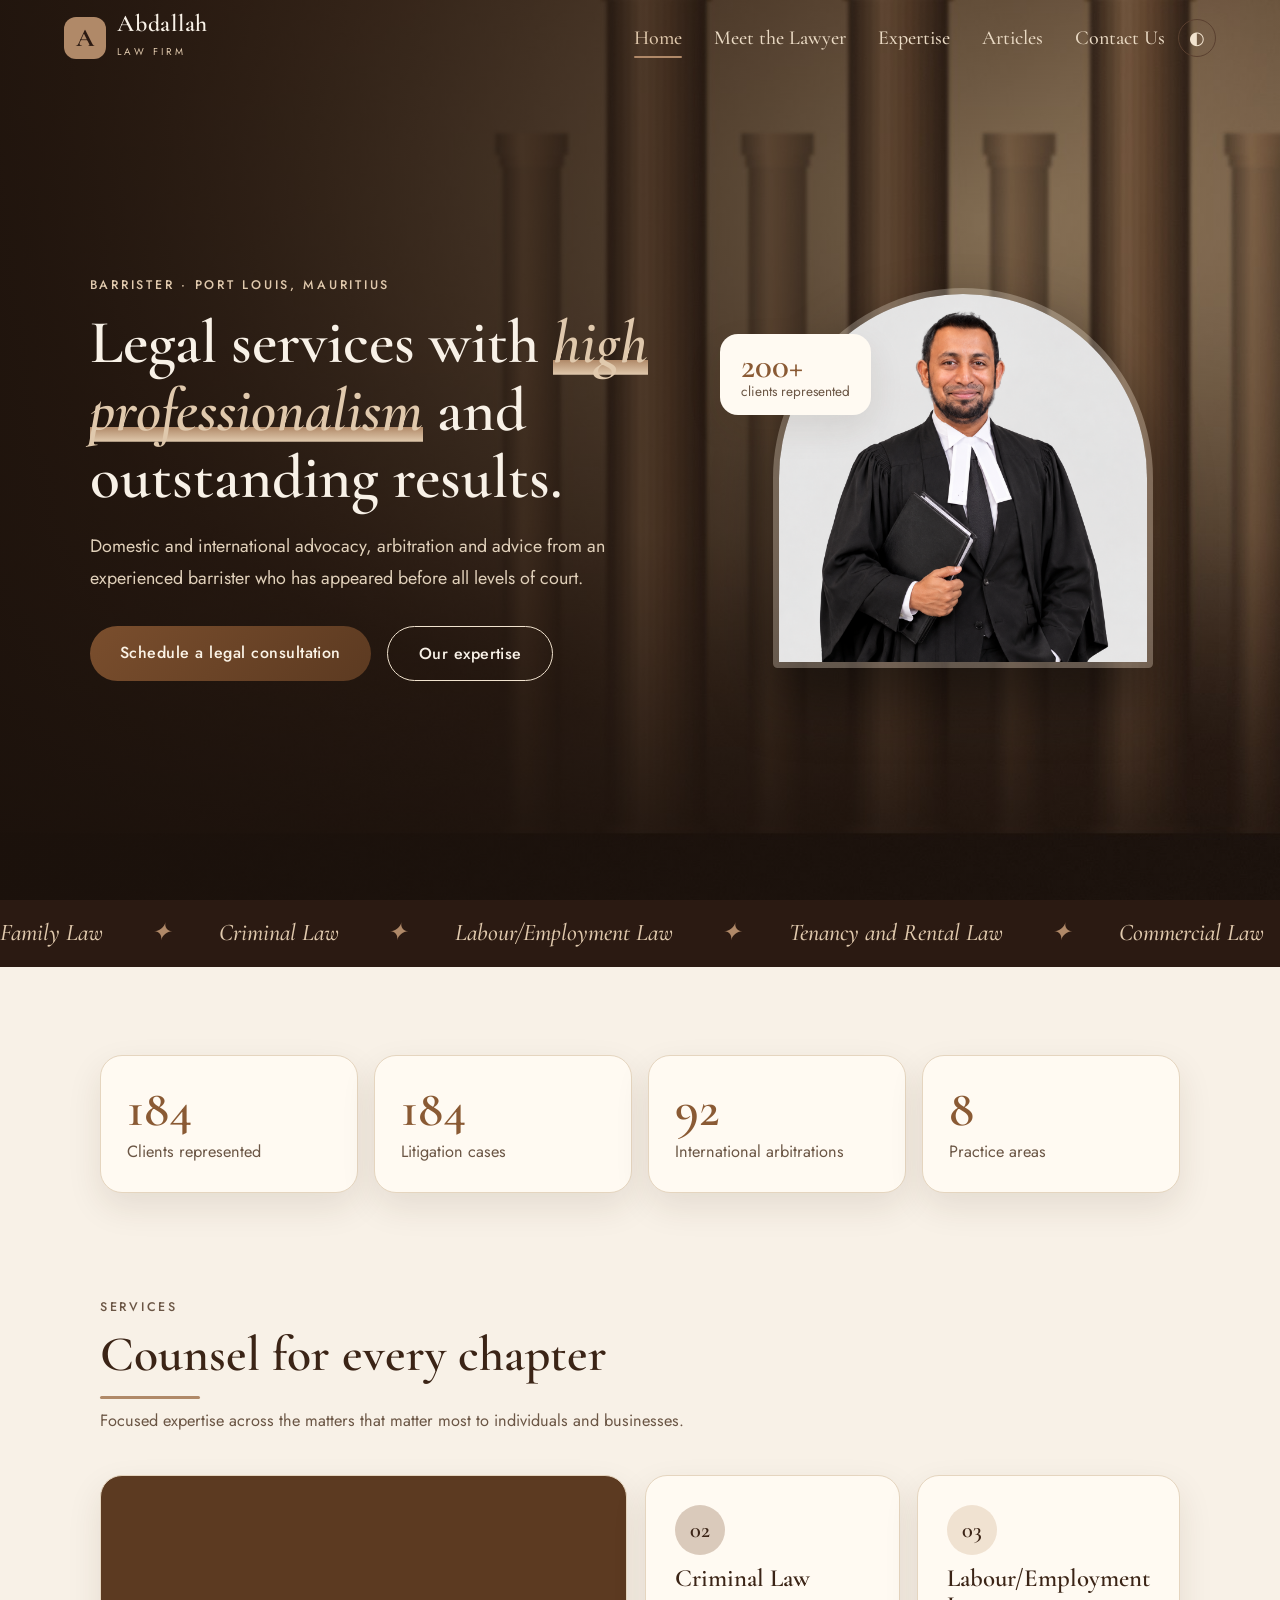
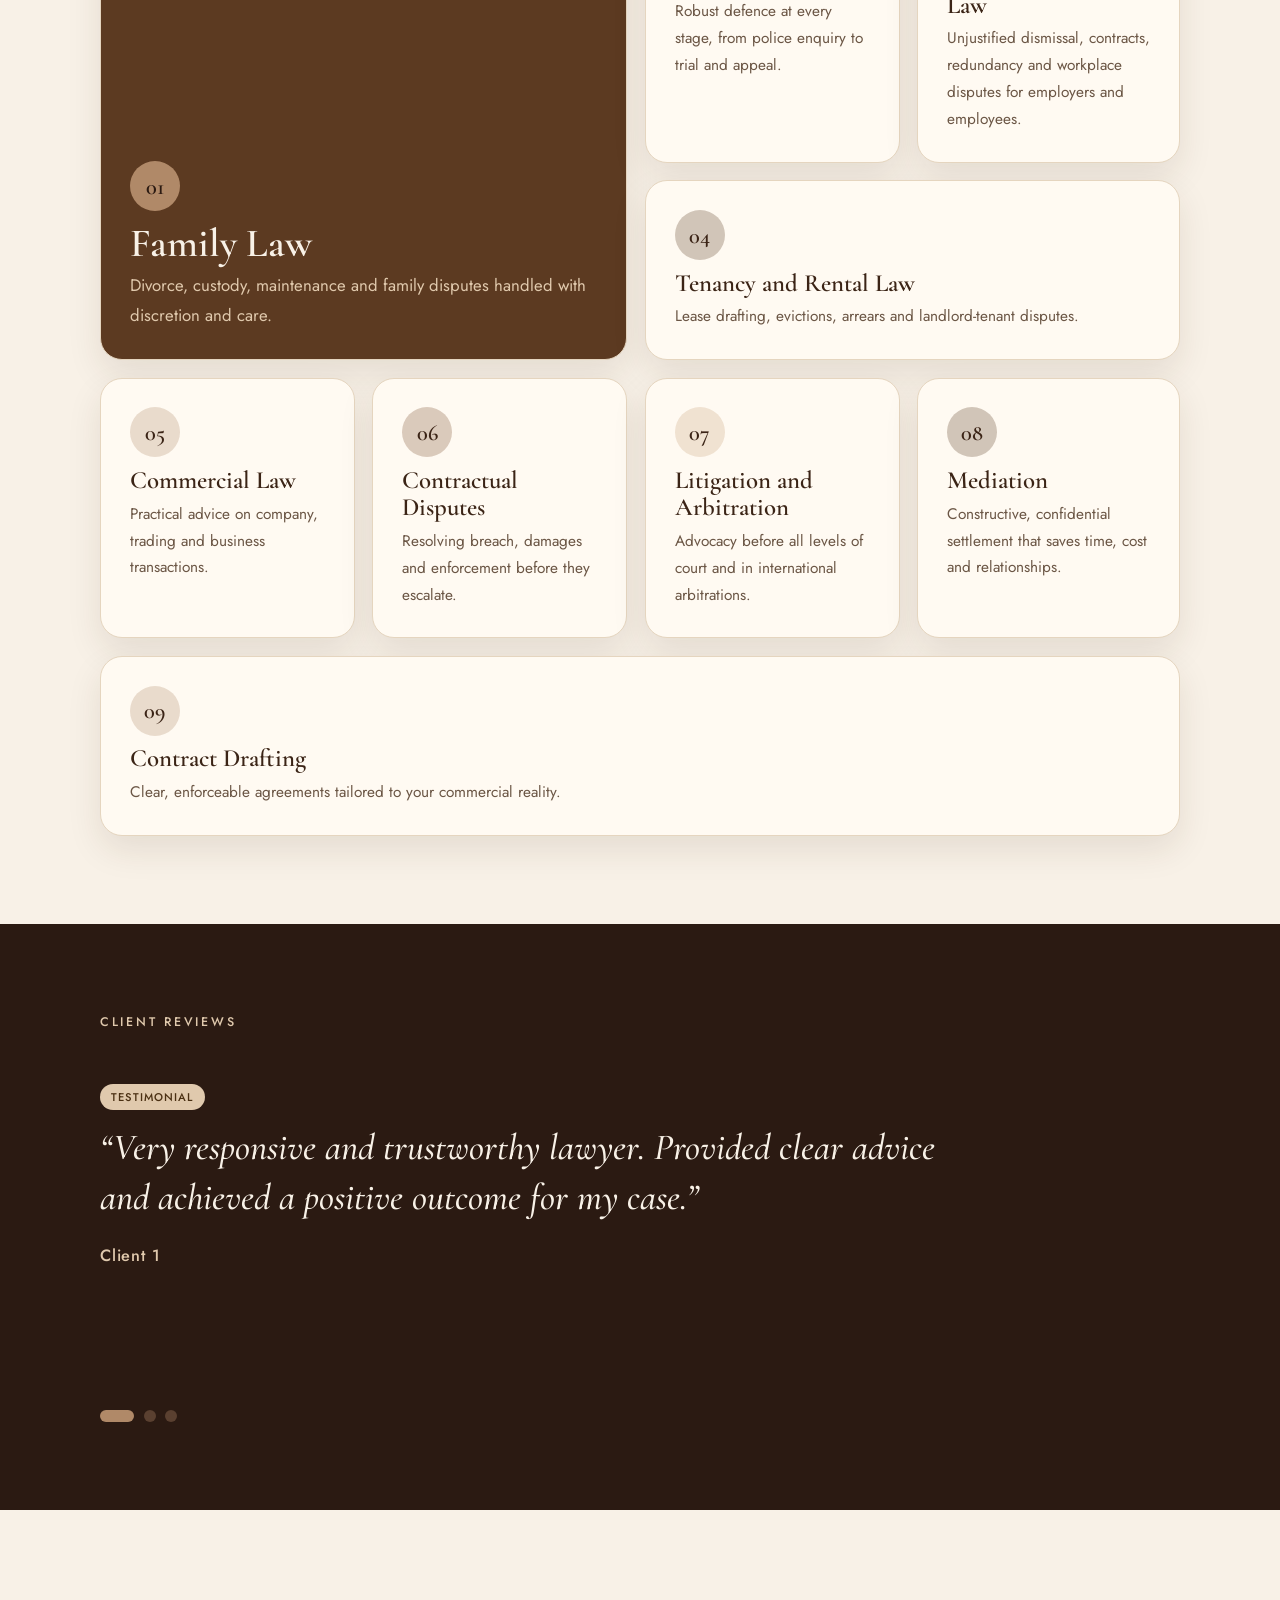
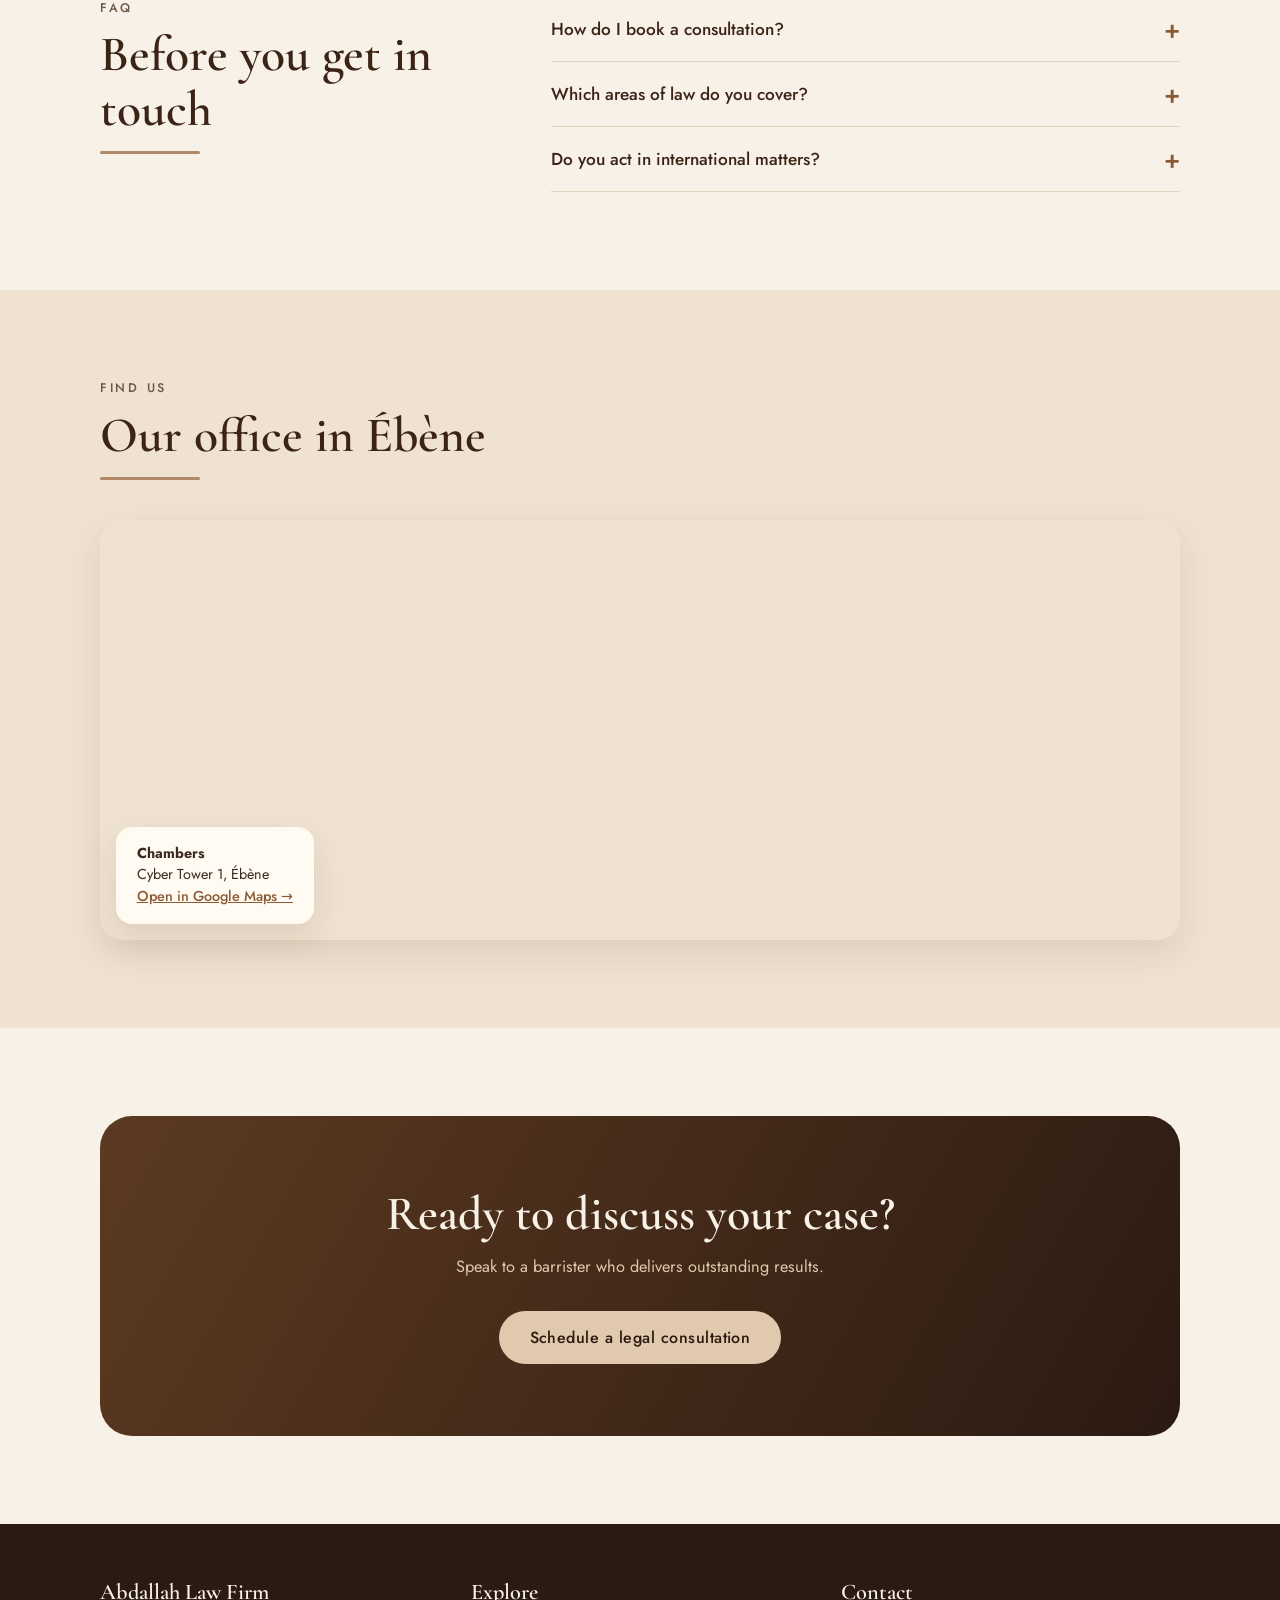
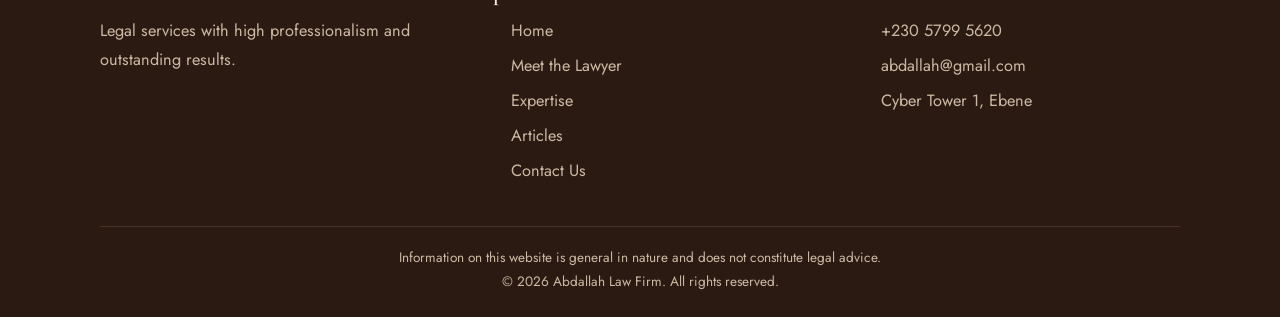
<file: index.html>
<!DOCTYPE html>
<html lang="en">
    <head>
    <meta charset="utf-8">
    <meta name="viewport" content="width=device-width, initial-scale=1">
    <title>Home | Abdallah Law Firm</title>
    <meta name="description" content="Abdallah, barrister in Mauritius. Legal services with high professionalism and outstanding results.">
    <link rel="preconnect" href="https://fonts.googleapis.com"><link rel="preconnect" href="https://fonts.gstatic.com" crossorigin>
    <link href="https://fonts.googleapis.com/css2?family=Cormorant+Garamond:ital,wght@0,500;0,600;0,700;1,500;1,600&family=Jost:wght@400;500;600&display=swap" rel="stylesheet">
    <link rel="stylesheet" href="css/base.css">
    <link rel="stylesheet" href="css/navbar.css">
    <link rel="stylesheet" href="css/home.css">
    <script src="js/main.js" defer></script>
    </head>
    <body>
        <header class="site-header" id="site-header"></header>
        <main id="main">
            <section class="hero2"><div class="h-text"><p class="eyebrow">Barrister · Port Louis, Mauritius</p>
                <h1>Legal services with <em>high professionalism</em> and outstanding results.</h1>
                <p class="lead">Domestic and international advocacy, arbitration and advice from an experienced barrister who has appeared before all levels of court.</p>
                <div class="cta"><a class="btn" href="contact.html">Schedule a legal consultation</a><a class="btn ghost" href="expertise.html">Our expertise</a></div></div>
                <figure class="h-photo"><img src="images/abdullah_lawyer.png" width="600" height="680" alt="Portrait of Abdallah, barrister"><div class="badge"><b>200+</b>clients represented</div></figure>
            </section>
        <div class="mq-wrap" aria-hidden="true"><div class="mq"></div></div>
        <section style="padding-bottom:1rem"><div class="wrap tiles">
        <div class="tile reveal"><b data-count="200" data-suffix="+">0</b>Clients represented</div><div class="tile reveal"><b data-count="200" data-suffix="+">0</b>Litigation cases</div><div class="tile reveal"><b data-count="100" data-suffix="+">0</b>International arbitrations</div><div class="tile reveal"><b data-count="9">0</b>Practice areas</div></div></section>
        <section><div class="wrap"><div class="sh reveal"><p class="eyebrow">Services</p><h2>Counsel for every chapter</h2><p>Focused expertise across the matters that matter most to individuals and businesses.</p></div><div class="bento" id="services"></div></div></section>
        
        <section class="quote"><div class="wrap"><div class="sh reveal"><p class="eyebrow" style="color:var(--hazel-l)">Client reviews</p></div>
        <div class="slider reveal" aria-roledescription="carousel" aria-label="Client reviews"><div class="track" aria-live="polite">
        <div class="slide"><span class="tag">Testimonial</span><blockquote>“Very responsive and trustworthy lawyer. Provided clear advice and achieved a positive outcome for my case.”</blockquote><cite>Client 1</cite></div>
        <div class="slide"><span class="tag">Testimonial</span><blockquote>“The worst lawyer you could ever hire. He does'nt listen to his client concerns. I would recommand that you do not hire him. Instead you should hire Lawyer Mr. Numaan Tarsoo. He is the best.”</blockquote><cite>Client 2</cite></div>
        <div class="slide"><span class="tag">Testimonial</span><blockquote>“I am extremely satisfied with the service provided. The lawyer was attentive, efficient, and handled my matter with great professionalism.”</blockquote><cite>Client 3</cite></div></div><div class="dots"></div></div></div>
        </section>
    
        <section>
            <div class="wrap fq">
            <div class="sh reveal"><p class="eyebrow">FAQ</p><h2>Before you get in touch</h2></div>
            <div class="faq reveal">
            <div class="faq-item"><button aria-expanded="false">How do I book a consultation?</button><div class="ans"><p>Use the “Schedule a legal consultation” button or the contact form and we will reply to arrange a time.</p></div></div>
            <div class="faq-item"><button aria-expanded="false">Which areas of law do you cover?</button><div class="ans"><p>Family, criminal, labour, tenancy, commercial and contract law, plus litigation, arbitration and mediation.</p></div></div>
            <div class="faq-item"><button aria-expanded="false">Do you act in international matters?</button><div class="ans"><p>Yes. The practice includes more than 100 international arbitrations alongside domestic litigation.</p></div></div></div></div>
        </section>
        
        <section class="alt"><div class="wrap"><div class="sh reveal"><p class="eyebrow">Find us</p><h2>Our office in Ébène</h2></div><div class="map-card reveal"><iframe class="map" title="Google Map showing Cyber Tower 1, Ébène, Mauritius" loading="lazy" referrerpolicy="no-referrer-when-downgrade" allowfullscreen src="https://www.google.com/maps?q=-20.2452272,57.4918101&z=17&hl=en&output=embed"></iframe><div class="addr"><b>Chambers</b><br>Cyber Tower 1, Ébène<br><a href="https://maps.app.goo.gl/NpwpGJmxxMKyq3Kp7" target="_blank" rel="noopener">Open in Google Maps →</a></div></div></div></section>
        <section><div class="wrap"><div class="cta-panel reveal"><h2>Ready to discuss your case?</h2><p>Speak to a barrister who delivers outstanding results.</p><a class="btn" href="contact.html">Schedule a legal consultation</a></div></div></section>
        </main>
        <footer class="site-footer" id="site-footer"></footer>
    
    </body>
</html>
</file>
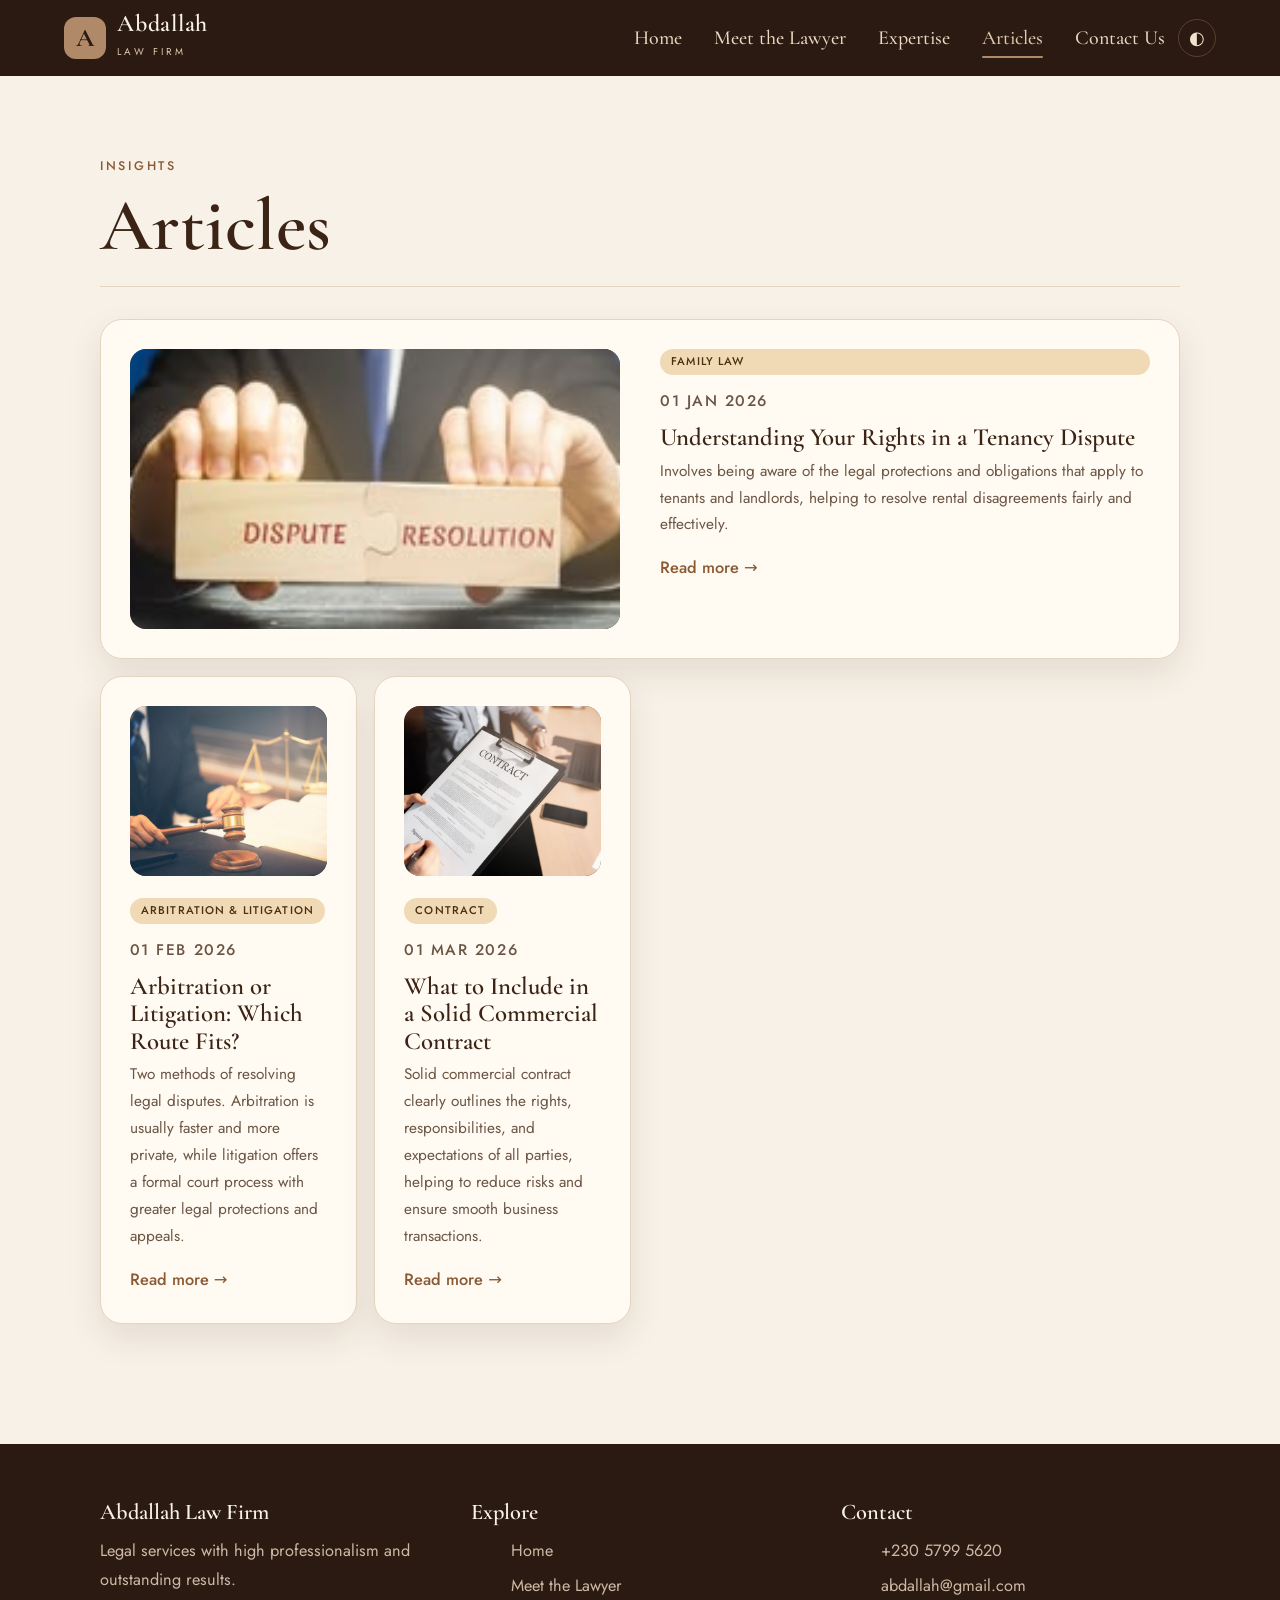
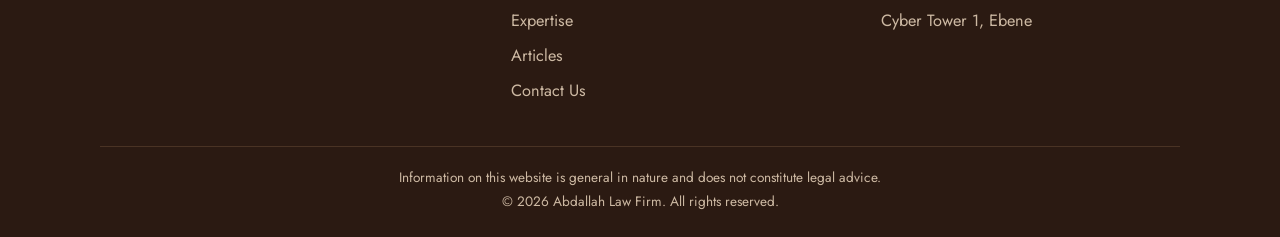
<file: articles.html>
<!DOCTYPE html>
<html lang="en">
<head>
<meta charset="utf-8">
<meta name="viewport" content="width=device-width, initial-scale=1">
<title>Articles | Abdallah Law Firm</title>
<meta name="description" content="Legal insights and updates from abdallah Law Firm.">
<link rel="preconnect" href="https://fonts.googleapis.com"><link rel="preconnect" href="https://fonts.gstatic.com" crossorigin>
<link href="https://fonts.googleapis.com/css2?family=Cormorant+Garamond:ital,wght@0,500;0,600;0,700;1,500;1,600&family=Jost:wght@400;500;600&display=swap" rel="stylesheet">
<link rel="stylesheet" href="css/base.css">
<link rel="stylesheet" href="css/navbar.css">
<link rel="stylesheet" href="css/articles.css">
<script src="js/main.js" defer></script>
</head>
<body>
<header class="site-header" id="site-header"></header>
<main id="main">
<section class="ptitle"><div class="wrap"><p class="eyebrow">Insights</p><h1>Articles</h1></div></section>
<section style="padding-top:1rem"><div class="wrap"><div class="grid mag" id="articles"></div><p class="reveal" style="margin-top:2rem;color:var(--muted)"></p></div></section>
</main>
<footer class="site-footer" id="site-footer"></footer>
</body>
</html>
</file>
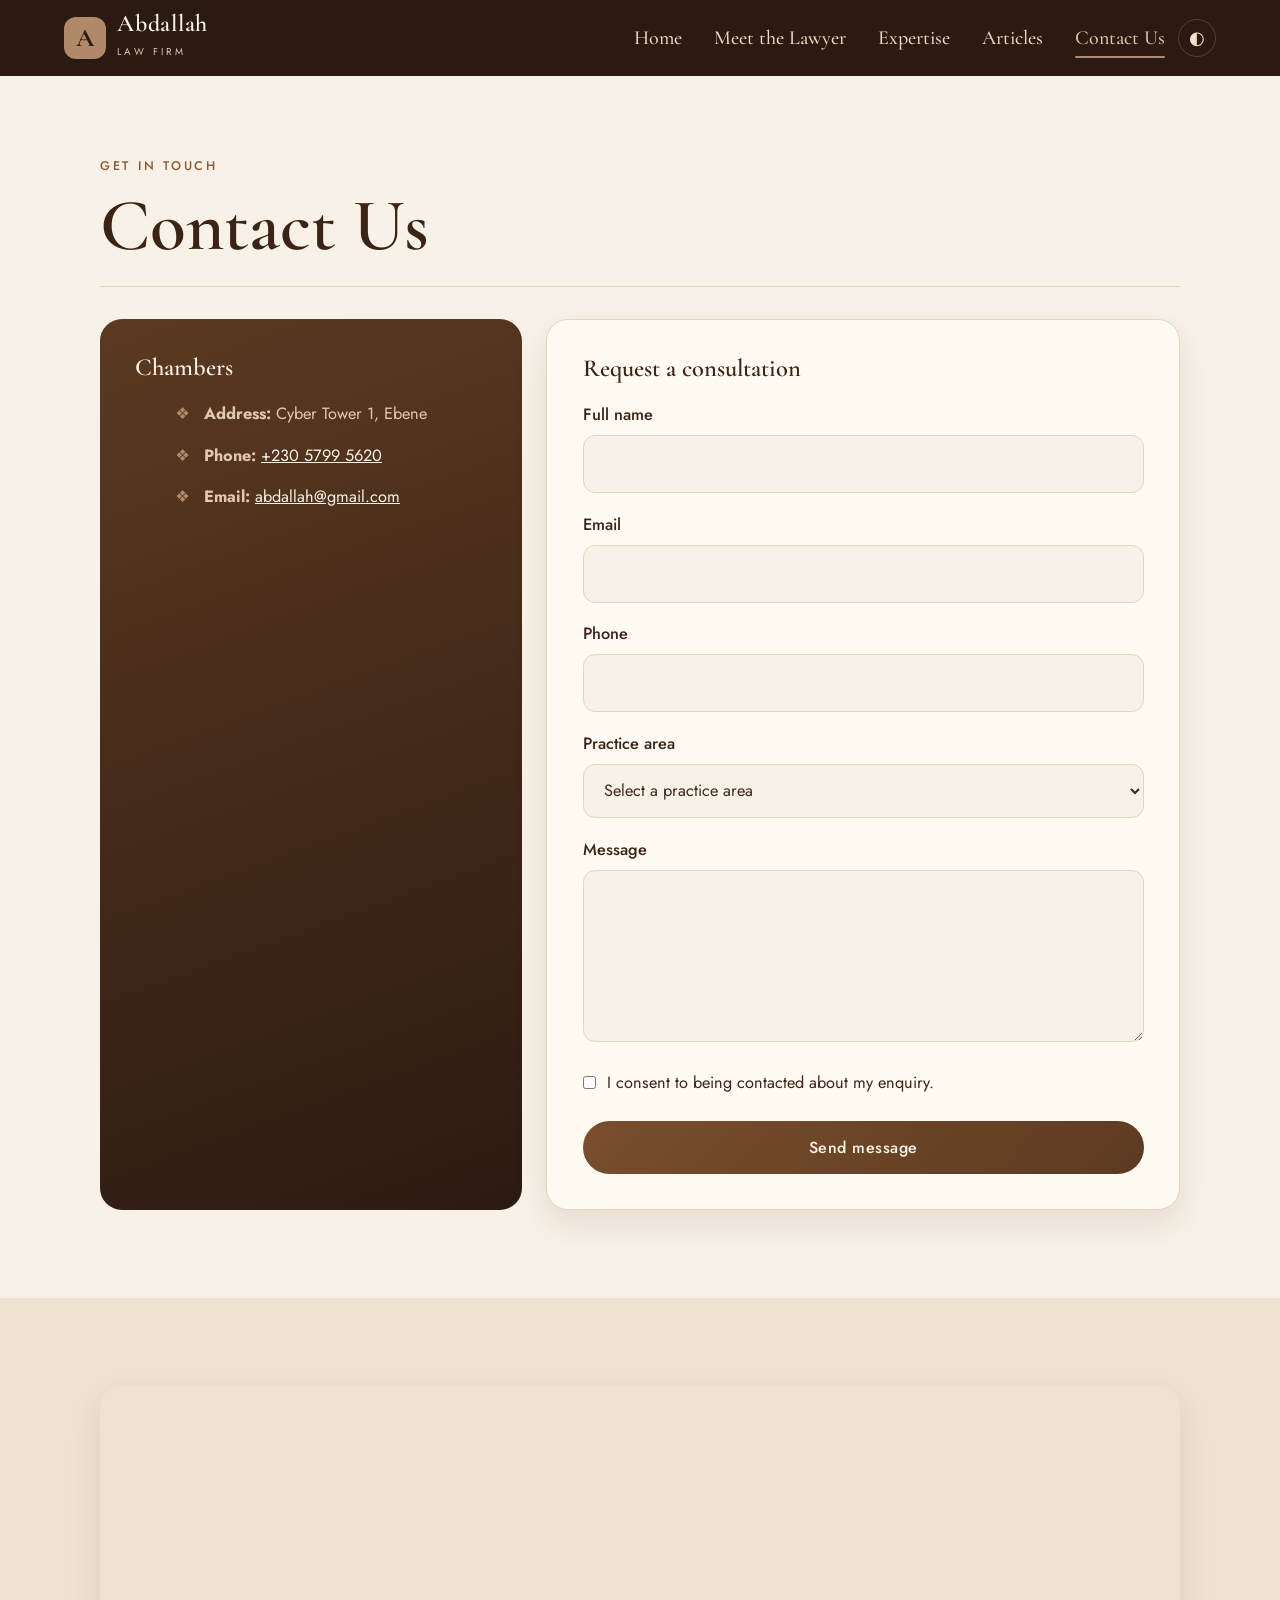
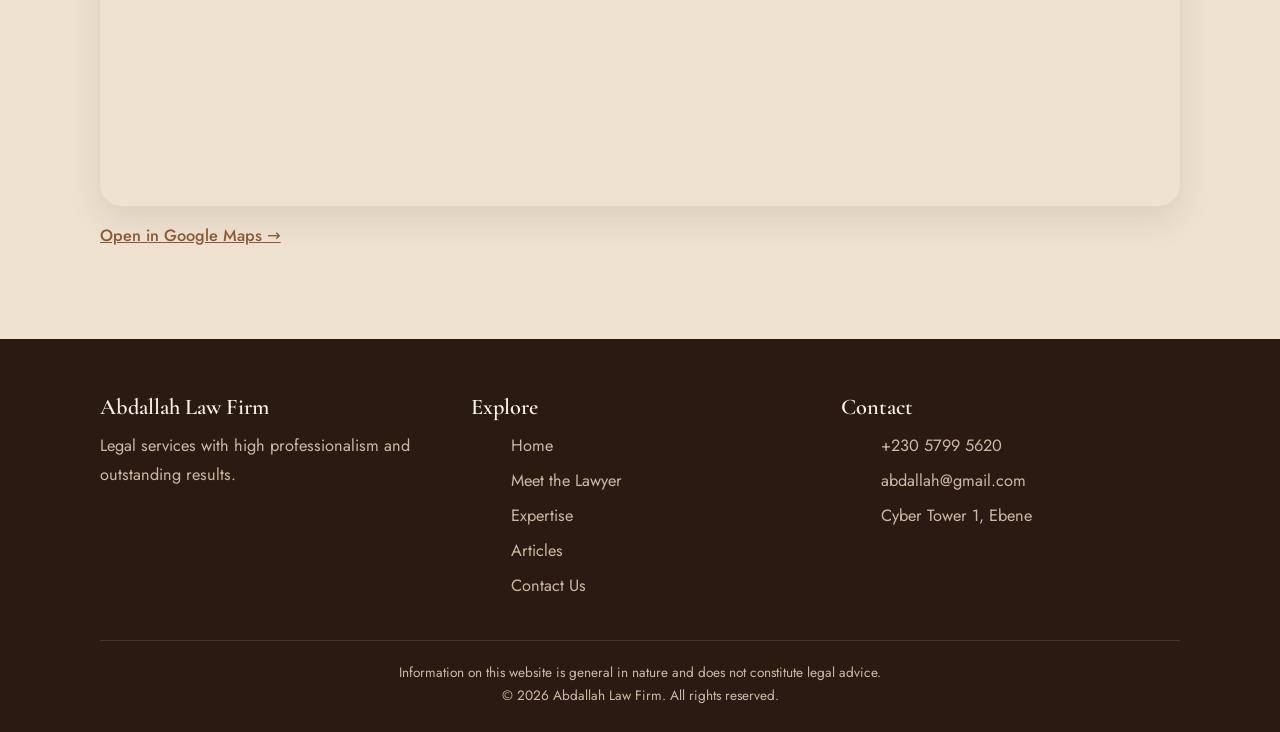
<file: contact.html>
<!DOCTYPE html>
<html lang="en">
<head>
<meta charset="utf-8">
<meta name="viewport" content="width=device-width, initial-scale=1">
<title>Contact Us | Abdallah Law Firm</title>
<meta name="description" content="Contact Abdallah, barrister, in Port Louis, Mauritius. Phone, email, address and consultation form.">
<link rel="preconnect" href="https://fonts.googleapis.com"><link rel="preconnect" href="https://fonts.gstatic.com" crossorigin>
<link href="https://fonts.googleapis.com/css2?family=Cormorant+Garamond:ital,wght@0,500;0,600;0,700;1,500;1,600&family=Jost:wght@400;500;600&display=swap" rel="stylesheet">
<link rel="stylesheet" href="css/base.css">
<link rel="stylesheet" href="css/navbar.css">
<link rel="stylesheet" href="css/contact.css">
<script src="js/main.js" defer></script>
</head>
<body>
<header class="site-header" id="site-header"></header>
<main id="main">
<section class="ptitle"><div class="wrap"><p class="eyebrow">Get in touch</p><h1>Contact Us</h1></div></section>
<section style="padding-top:1rem"><div class="wrap c-wrap">
<aside class="c-info reveal"><h2>Chambers</h2><ul class="list"><li><b>Address:</b> Cyber Tower 1, Ebene</li><li><b>Phone:</b> <a href="tel:+23057995620">+230 5799 5620</a></li><li><b>Email:</b> <a href="mailto:abdallah@gmail.com">abdallah@gmail.com</a></li></ul></aside>
<div class="c-form reveal"><h2>Request a consultation</h2>
<form class="form" id="cform" novalidate>
<div><label for="name">Full name</label><input id="name" name="name" autocomplete="name"><span class="err" id="e-name" role="alert"></span></div>
<div><label for="email">Email</label><input id="email" name="email" type="email" autocomplete="email"><span class="err" id="e-email" role="alert"></span></div>
<div><label for="phone">Phone</label><input id="phone" name="phone" type="tel" autocomplete="tel"><span class="err" id="e-phone" role="alert"></span></div>
<div><label for="area">Practice area</label><select id="area" name="area"></select><span class="err" id="e-area" role="alert"></span></div>
<div><label for="message">Message</label><textarea id="message" name="message" rows="5"></textarea><span class="err" id="e-message" role="alert"></span></div>
<div><label class="chk" for="consent"><input type="checkbox" id="consent" name="consent"> I consent to being contacted about my enquiry.</label><span class="err" id="e-consent" role="alert"></span></div>
<button class="btn" type="submit">Send message</button>
<p class="ok" tabindex="-1" role="status">Thank you. Your message has been received and we will be in touch shortly. (Demo only: no data is sent.)</p></form></div></div></section>
<section class="alt"><div class="wrap reveal"><iframe class="map" title="Google Map showing Cyber Tower 1, Ébène, Mauritius" loading="lazy" referrerpolicy="no-referrer-when-downgrade" allowfullscreen src="https://www.google.com/maps?q=-20.2452272,57.4918101&z=17&hl=en&output=embed"></iframe><a class="map-link" href="https://maps.app.goo.gl/NpwpGJmxxMKyq3Kp7" target="_blank" rel="noopener">Open in Google Maps →</a></div></section>
</main>
<footer class="site-footer" id="site-footer"></footer>
</body>
</html>
</file>
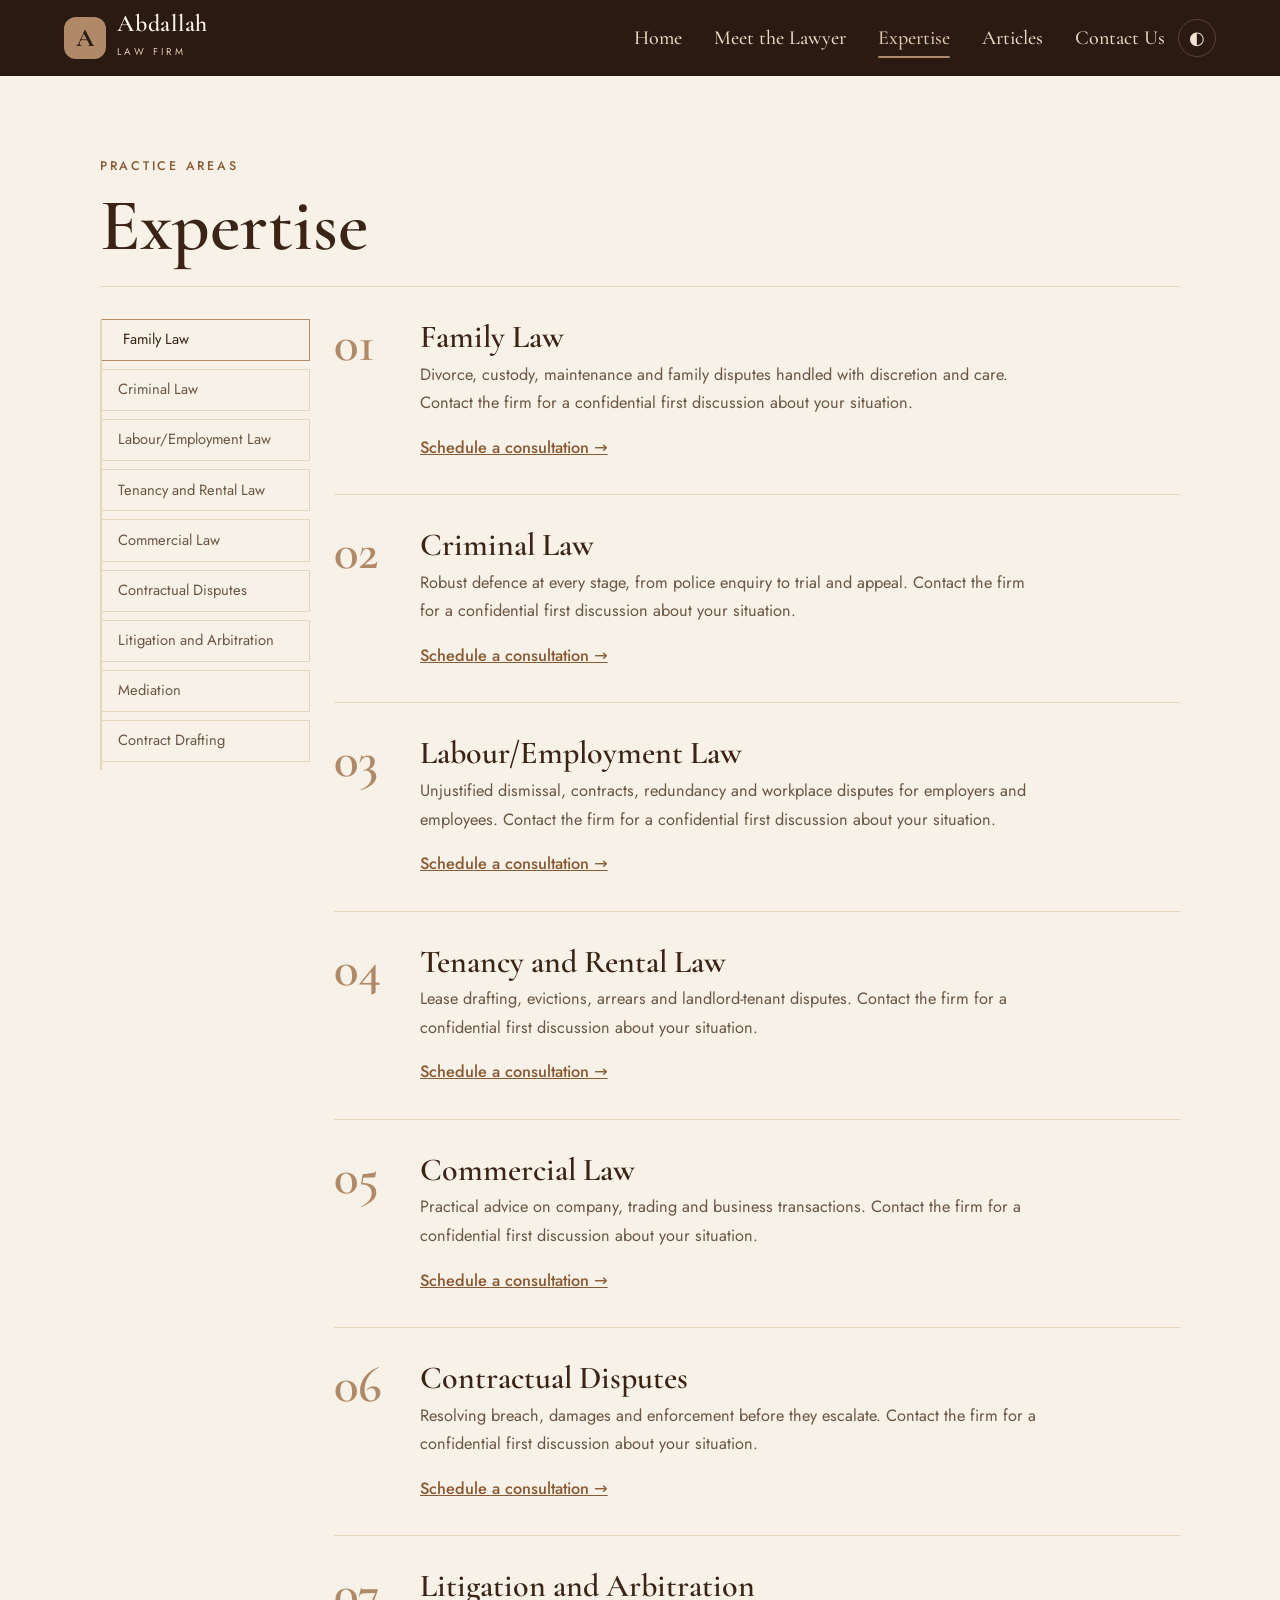
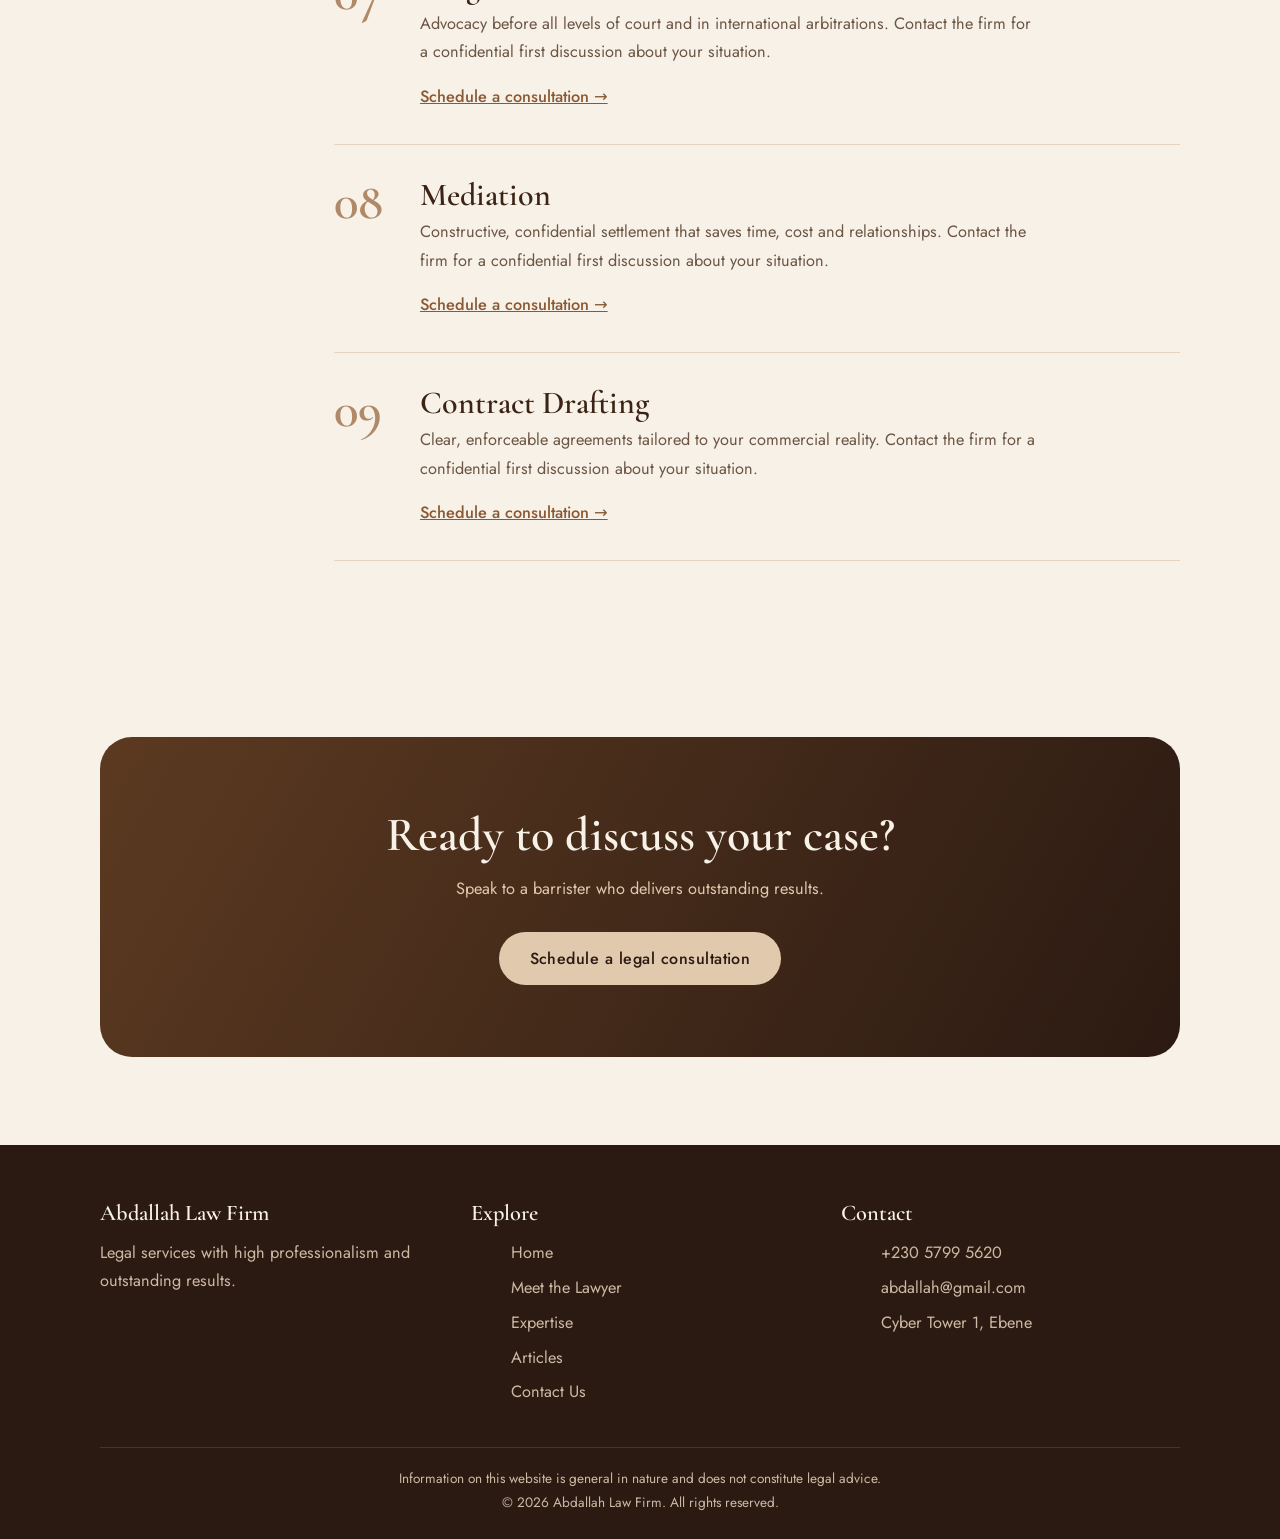
<file: expertise.html>
<!DOCTYPE html>
<html lang="en">
<head>
<meta charset="utf-8">
<meta name="viewport" content="width=device-width, initial-scale=1">
<title>Expertise | Abdallah Law Firm</title>
<meta name="description" content="Practice areas: family, criminal, labour, tenancy, commercial, contract, litigation, arbitration and mediation.">
<link rel="preconnect" href="https://fonts.googleapis.com"><link rel="preconnect" href="https://fonts.gstatic.com" crossorigin>
<link href="https://fonts.googleapis.com/css2?family=Cormorant+Garamond:ital,wght@0,500;0,600;0,700;1,500;1,600&family=Jost:wght@400;500;600&display=swap" rel="stylesheet">
<link rel="stylesheet" href="css/base.css">
<link rel="stylesheet" href="css/navbar.css">
<link rel="stylesheet" href="css/expertise.css">
<script src="js/main.js" defer></script>
</head>
<body>
<header class="site-header" id="site-header"></header>
<main id="main">
<section class="ptitle"><div class="wrap"><p class="eyebrow">Practice areas</p><h1>Expertise</h1></div></section>
<section style="padding-top:1rem"><div class="wrap exp"><aside><nav id="idx" aria-label="Practice areas"></nav></aside><div id="areas"></div></div></section>
<section><div class="wrap"><div class="cta-panel reveal"><h2>Ready to discuss your case?</h2><p>Speak to a barrister who delivers outstanding results.</p><a class="btn" href="contact.html">Schedule a legal consultation</a></div></div></section>
</main>
<footer class="site-footer" id="site-footer"></footer>
</body>
</html>
</file>
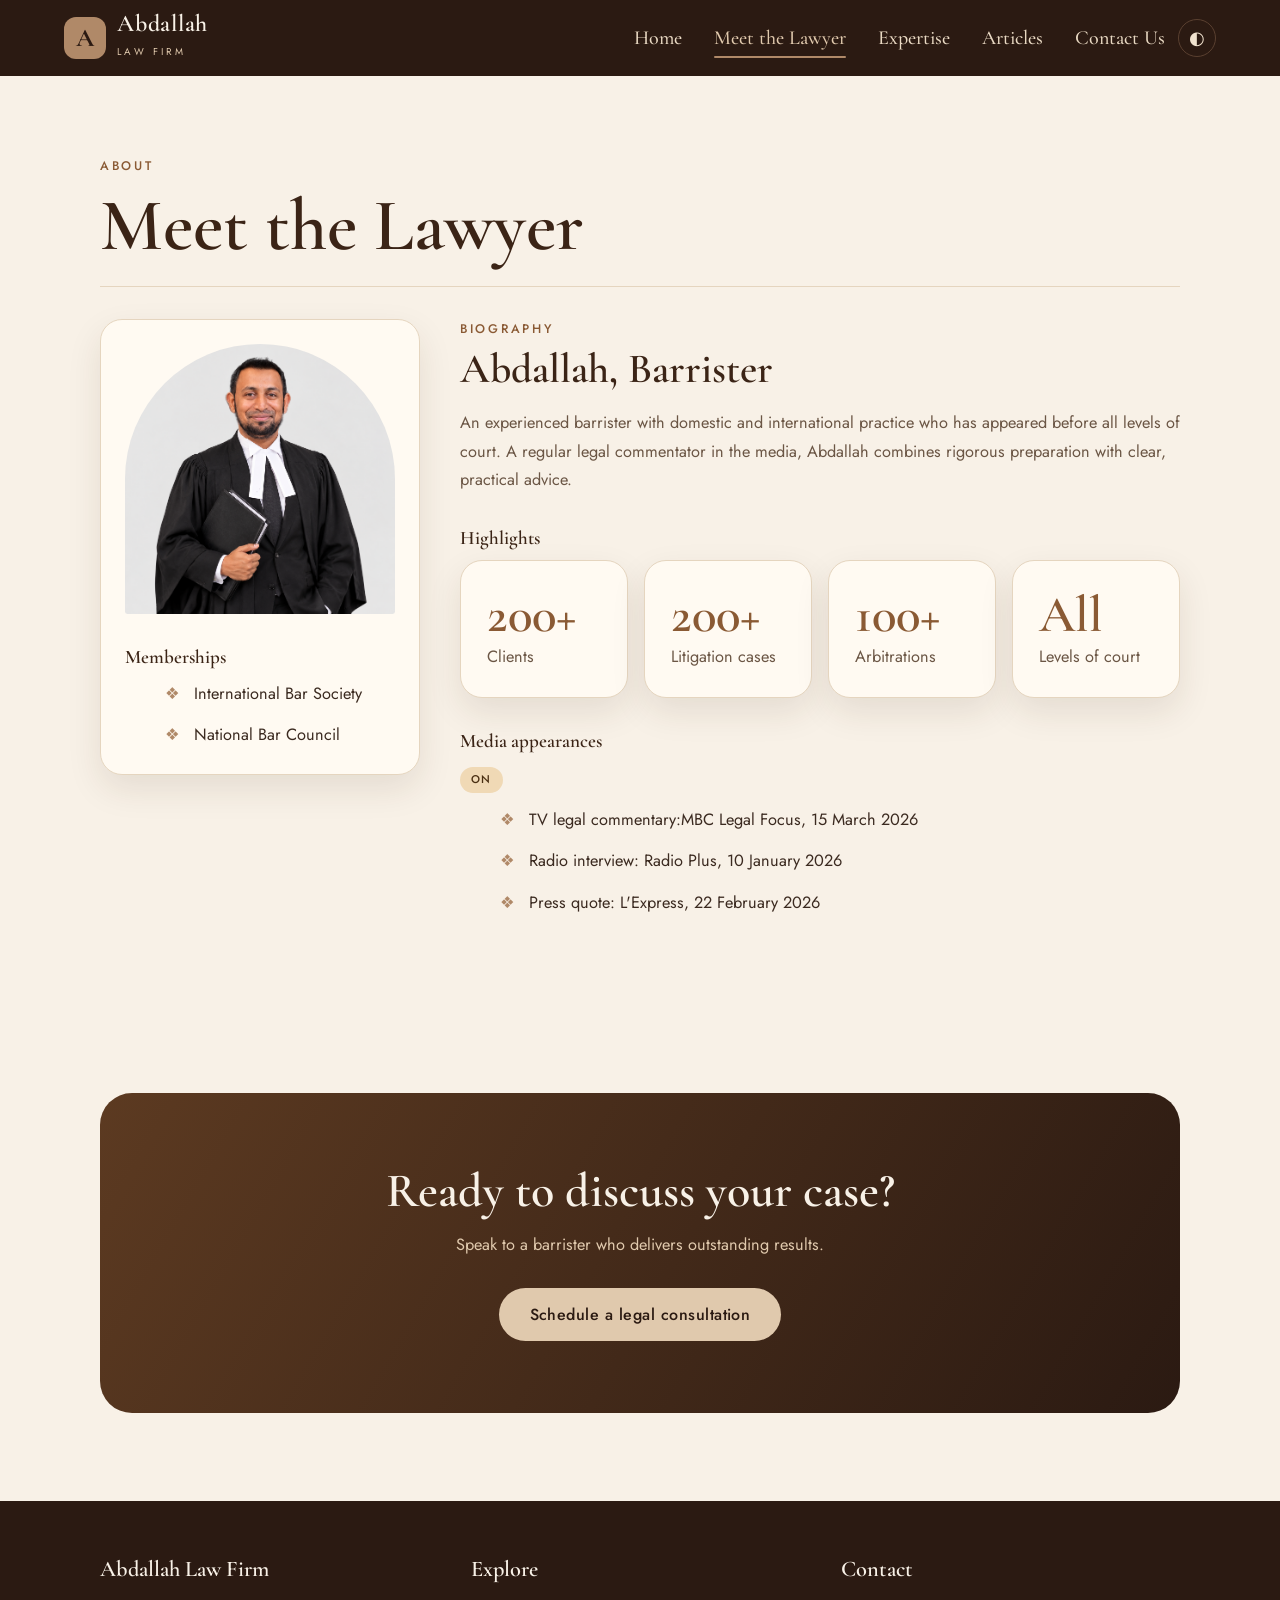
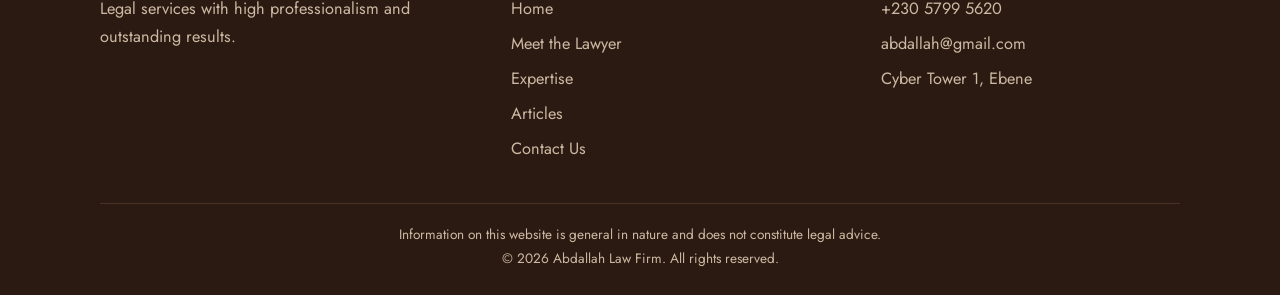
<file: lawyer.html>
<!DOCTYPE html>
<html lang="en">
<head>
<meta charset="utf-8">
<meta name="viewport" content="width=device-width, initial-scale=1">
<title>Meet the Lawyer | Abdallah Law Firm</title>
<meta name="description" content="Biography, memberships and media appearances of Abdallah, barrister.">
<link rel="preconnect" href="https://fonts.googleapis.com"><link rel="preconnect" href="https://fonts.gstatic.com" crossorigin>
<link href="https://fonts.googleapis.com/css2?family=Cormorant+Garamond:ital,wght@0,500;0,600;0,700;1,500;1,600&family=Jost:wght@400;500;600&display=swap" rel="stylesheet">
<link rel="stylesheet" href="css/base.css">
<link rel="stylesheet" href="css/navbar.css">
<link rel="stylesheet" href="css/lawyer.css">
<script src="js/main.js" defer></script>
</head>
<body>
<header class="site-header" id="site-header"></header>
<main id="main">
<section class="ptitle"><div class="wrap"><p class="eyebrow">About</p><h1>Meet the Lawyer</h1></div></section>
<section style="padding-top:1rem"><div class="wrap duo">
<aside class="side-card reveal"><figure class="portrait"><img src="images/abdullah_lawyer.png" width="600" height="680" alt="Portrait of Abdallah, barrister"></figure><h3>Memberships</h3><ul class="list"><li>International Bar Society</li><li>National Bar Council</li></ul></aside>
<div class="reveal"><p class="eyebrow">Biography</p><h2 style="font-size:2.6rem;margin:.4rem 0 1rem">Abdallah, Barrister</h2><p style="color:var(--muted)">An experienced barrister with domestic and international practice who has appeared before all levels of court. A regular legal commentator in the media, Abdallah combines rigorous preparation with clear, practical advice.</p>
<h3>Highlights</h3><div class="tiles"><div class="tile"><b>200+</b>Clients</div><div class="tile"><b>200+</b>Litigation cases</div><div class="tile"><b>100+</b>Arbitrations</div><div class="tile"><b>All</b>Levels of court</div></div>
<h3>Media appearances</h3><span class="tag">ON</span><ul class="list"><li>TV legal commentary:MBC Legal Focus, 15 March 2026</li><li>Radio interview: Radio Plus, 10 January 2026</li><li>Press quote: L'Express, 22 February 2026</li></ul></div></div></section>
<section><div class="wrap"><div class="cta-panel reveal"><h2>Ready to discuss your case?</h2><p>Speak to a barrister who delivers outstanding results.</p><a class="btn" href="contact.html">Schedule a legal consultation</a></div></div></section>
</main>
<footer class="site-footer" id="site-footer"></footer>
</body>
</html>
</file>
<file: css/base.css>
/* abdallah law firm - BASE (shared by every page): tokens, reset, typography, buttons, shared components, footer */
:root{--espresso:#2b1a12;--brown:#5c3a21;--brown2:#7a4e2d;--hazel:#b08968;--hazel-l:#e0c9ad;--bg:#f8f1e7;--latte:#efe2d0;--card:#fffaf2;--ink:#3b2416;--text:#3b2a20;--muted:#6b5645;--accent:#8a5a34;--line:#e5d5bf;--r:22px;--sh:0 14px 34px rgba(60,36,20,.1);--fh:'Cormorant Garamond',Georgia,serif;--fb:'Jost',system-ui,sans-serif}
[data-theme=dark]{--bg:#1b110b;--latte:#24160e;--card:#2a1a11;--ink:#f3e8d8;--text:#e8dccb;--muted:#bba892;--accent:#dcb98f;--line:#3d2a1d;--sh:0 14px 34px rgba(0,0,0,.45)}
/* match & move (page transitions) */
@view-transition{navigation:auto}
.ptitle h1{view-transition-name:title}
::view-transition-group(*){animation-duration:.8s;animation-timing-function:cubic-bezier(.7,0,.2,1)}
::view-transition-old(root){animation:vtout .45s both}::view-transition-new(root){animation:vtin .8s both}
@keyframes vtout{to{opacity:0;transform:translateY(-14px)}}@keyframes vtin{from{opacity:0;transform:translateY(26px)}}
@supports not (view-transition-name:x){body{animation:vtin .7s both}}
@keyframes up{from{opacity:0;transform:translateY(24px)}}
/* reset + typography */
*,*::before,*::after{box-sizing:border-box;margin:0}
html{scroll-behavior:smooth}
body{font:400 1.02rem/1.75 var(--fb);background:var(--bg);color:var(--text);transition:background .4s,color .4s}
svg,img{max-width:100%}
.wrap{width:min(1080px,90%);margin-inline:auto}
h1,h2,h3{font-family:var(--fh);font-weight:600;line-height:1.1;color:var(--ink)}
section{padding:clamp(3rem,7vw,5.5rem) 0}
:focus-visible{outline:3px solid var(--hazel);outline-offset:3px}
.skip{position:absolute;left:-999px}.skip:focus{left:1rem;top:1rem;background:#fff;color:#000;padding:.5rem 1rem;z-index:99}
.eyebrow{color:var(--accent);font-weight:500;letter-spacing:.22em;text-transform:uppercase;font-size:.78rem}
/* buttons */
.btn{display:inline-block;padding:.95rem 1.9rem;border-radius:99px;background:linear-gradient(135deg,var(--brown2),var(--brown));color:#fbf3e6;font:500 1rem var(--fb);letter-spacing:.03em;text-decoration:none;border:0;cursor:pointer;transition:transform .3s,box-shadow .3s}
.btn:hover{transform:translateY(-3px);box-shadow:0 14px 28px rgba(92,58,33,.35)}
.btn.ghost{background:none;border:1.5px solid var(--ink);color:var(--ink)}.btn.ghost:hover{background:var(--ink);color:var(--bg)}
/* page titles */
.ptitle{padding:clamp(3rem,7vw,5rem) 0 1rem}.ptitle h1{font-size:clamp(2.6rem,6vw,4.6rem);margin-top:.5rem;padding-bottom:1.2rem;border-bottom:1px solid var(--line)}
/* shared content blocks */
.sh{margin:0 0 2.5rem;max-width:620px}.sh h2{font-size:clamp(2rem,4.2vw,3.1rem);margin:.5rem 0}.sh p{color:var(--muted)}
.sh h2::after{content:"";display:block;width:50px;height:3px;border-radius:9px;margin-top:.9rem;background:var(--hazel);transition:width .6s}.sh.in h2::after{width:100px}
.alt{background:var(--latte)}
.tag{display:inline-block;font-size:.7rem;letter-spacing:.1em;text-transform:uppercase;background:#f0d9b5;color:#4a2f12;padding:.2rem .7rem;border-radius:99px;margin-bottom:.8rem;font-weight:500}
.more{display:inline-block;margin-top:1rem;color:var(--accent);font-weight:500}
.list{list-style:none;display:grid;gap:.8rem}.list li{padding-left:1.8rem;position:relative}.list li::before{content:"❖";position:absolute;left:0;color:var(--hazel)}
/* stat tiles (home + lawyer) */
.tiles{display:grid;grid-template-columns:repeat(2,1fr);gap:1rem}
@media(min-width:800px){.tiles{grid-template-columns:repeat(4,1fr)}}
.tile{background:var(--card);border:1px solid var(--line);border-radius:var(--r);padding:1.6rem;color:var(--muted);box-shadow:var(--sh);transition:transform .35s}.tile:hover{transform:translateY(-6px)}
.tile b{display:block;font:600 clamp(2.4rem,4vw,3.4rem)/1.1 var(--fh);color:var(--accent)}
/* cards + grids (home services + articles) */
.grid,.bento{display:grid;gap:1.1rem;grid-template-columns:repeat(auto-fit,minmax(250px,1fr))}
.card{--c:var(--hazel);display:block;background:var(--card);border:1px solid var(--line);border-radius:var(--r);padding:1.8rem;box-shadow:var(--sh);color:inherit;text-decoration:none;transition:transform .35s,box-shadow .35s}
.grid>:nth-child(4n+2),.bento>:nth-child(4n+2){--c:var(--brown2)}.grid>:nth-child(4n+3),.bento>:nth-child(4n+3){--c:#c9a27a}.grid>:nth-child(4n+4),.bento>:nth-child(4n+4){--c:var(--brown)}
.card:hover{transform:translateY(-8px);box-shadow:0 22px 44px color-mix(in srgb,var(--c) 30%,transparent)}
.card .no{display:inline-grid;place-items:center;width:50px;height:50px;border-radius:50%;font:600 1.4rem var(--fh);color:var(--ink);background:color-mix(in srgb,var(--c) 28%,transparent);transition:.4s}
.card:hover .no{background:var(--brown);color:#f8f1e7;transform:rotate(-12deg) scale(1.1)}
.card h3{margin:.6rem 0 .4rem;font-size:1.55rem}.card p{color:var(--muted);font-size:.96rem}
/* call-to-action panel (home, lawyer, expertise) */
.cta-panel{background:linear-gradient(120deg,var(--brown),var(--espresso));color:var(--hazel-l);border-radius:32px;padding:clamp(2.5rem,6vw,4.5rem);text-align:center}
.cta-panel h2{color:#f8f1e7;font-size:clamp(2rem,4vw,3rem);margin-bottom:.8rem}.cta-panel p{margin-bottom:1.8rem}.cta-panel .btn{background:var(--hazel-l);color:var(--espresso)}
/* footer */
.site-footer{background:var(--espresso);color:#cdb9a3;padding:3.5rem 0 1.5rem}
.fgrid{display:grid;gap:2rem;grid-template-columns:repeat(auto-fit,minmax(200px,1fr))}
.site-footer h3{color:#f8f1e7;font-size:1.4rem;margin-bottom:.8rem}.site-footer a{color:#cdb9a3;text-decoration:none;transition:color .3s}.site-footer a:hover{color:var(--hazel-l)}
.site-footer ul{list-style:none;display:grid;gap:.4rem}.disc{border-top:1px solid #4a3324;margin-top:2.5rem;padding-top:1.2rem;font-size:.85rem;text-align:center}
/* back-to-top + scroll progress */
.top{position:fixed;right:1.2rem;bottom:1.2rem;width:48px;height:48px;border-radius:50%;border:0;background:var(--brown);color:var(--hazel-l);font-size:1.4rem;cursor:pointer;opacity:0;visibility:hidden;transform:translateY(20px);transition:.4s;z-index:40}.top.show{opacity:1;visibility:visible;transform:none}
.progress{position:fixed;top:0;left:0;height:3px;width:0;z-index:70;background:linear-gradient(90deg,var(--hazel),var(--brown2));transition:width .15s}
/* scroll reveal */
.js .reveal{opacity:0;transform:translateY(30px);transition:opacity .9s,transform .9s cubic-bezier(.2,.8,.2,1),box-shadow .35s}.js .reveal.in{opacity:1;transform:none}
@media(prefers-reduced-motion:reduce){*,*::before,*::after{animation:none!important;transition:none!important;scroll-behavior:auto!important}.js .reveal{opacity:1;transform:none}}
</file>
<file: css/navbar.css>
/* abdallah law firm - NAVBAR (sidebar on desktop, drop-down on mobile) */
.site-header{view-transition-name:side}.brand{view-transition-name:brand}.ind{view-transition-name:navind}
.site-header{position:sticky;top:0;z-index:60;background:linear-gradient(180deg,#2b1a12,#3b2416);color:#f1e3cf}
.side-in{display:flex;align-items:center;gap:.8rem;height:68px;padding:0 4%}
.brand{display:flex;gap:.7rem;align-items:center;color:#f8f1e7;text-decoration:none;margin-right:auto}
.mono{width:42px;height:42px;display:grid;place-items:center;background:var(--hazel);color:var(--espresso);font:700 1.6rem var(--fh);border-radius:12px;transition:.4s}
.brand:hover .mono{background:var(--hazel-l);transform:rotate(-8deg)}
.brand b{display:block;font:600 1.5rem/1 var(--fh);letter-spacing:.03em}
.brand small{font-size:.62rem;letter-spacing:.32em;text-transform:uppercase;color:var(--hazel-l)}
#nav{position:fixed;inset:68px 0 auto 0;background:#2b1a12;max-height:0;overflow:hidden;transition:max-height .45s}
#nav.open{max-height:85vh}
#nav ul{list-style:none;padding:1rem 4%;display:grid}
#nav a{display:block;position:relative;padding:.8rem 0;color:#e9d9c3;text-decoration:none;font:500 1.4rem var(--fh);border-bottom:1px solid #46301f;transition:color .3s,padding .3s}
#nav a:hover,#nav a.active{color:#fff;padding-left:.6rem}
.ind{position:absolute;left:-1.2rem;top:20%;bottom:20%;width:4px;border-radius:4px;background:var(--hazel)}
.side-foot{padding:0 4% 1.2rem;font-size:.85rem;color:#b9a48c;line-height:1.7}
.theme{order:2;background:none;border:1.5px solid #5a4030;color:#f1e3cf;border-radius:50%;width:38px;height:38px;cursor:pointer;font-size:1.1rem;transition:.4s}.theme:hover{border-color:var(--hazel);transform:rotate(180deg)}
.burger{order:3;width:42px;height:42px;background:none;border:0;cursor:pointer;display:grid;place-content:center;gap:5px}
.burger i{display:block;width:24px;height:2px;background:#f1e3cf;transition:.3s}
.burger[aria-expanded=true] i:nth-child(1){transform:translateY(7px) rotate(45deg)}.burger[aria-expanded=true] i:nth-child(2){opacity:0}.burger[aria-expanded=true] i:nth-child(3){transform:translateY(-7px) rotate(-45deg)}
.site-header{transition:background .4s,box-shadow .4s}
@media(min-width:1000px){.site-header{position:fixed;inset:0 0 auto 0;width:auto;background:transparent;transition:background .4s,box-shadow .4s}.site-header.scrolled{background:rgba(43,26,18,.96);backdrop-filter:blur(8px);box-shadow:0 6px 24px rgba(0,0,0,.25)}.side-in{height:76px;padding:0 5%}.burger,.side-foot{display:none}.brand{margin-right:auto}#nav{position:static;max-height:none;overflow:visible;background:none}#nav ul{display:flex;gap:2rem;padding:0}#nav a{border:0;padding:.4rem 0;font-size:1.25rem}#nav a:hover,#nav a.active{padding-left:0;color:var(--hazel-l)}.ind{left:0;right:0;top:auto;bottom:-2px;width:auto;height:2px}.theme{order:3}}
@media(min-width:1000px){body:not(:has(.hero2)){padding-top:76px}body:not(:has(.hero2)) .site-header{background:#2b1a12}}
</file>
<file: css/home.css>
/* abdallah law firm - HOME page (index.html) */
.hero2 h1{view-transition-name:title}
.hero2{position:relative;display:grid;align-items:center;gap:2rem;min-height:100svh;padding:7.5rem 7% 4rem;background:linear-gradient(90deg,rgba(27,17,11,.92),rgba(27,17,11,.55) 60%,rgba(27,17,11,.25)),url(../images/hero-bg.jpg) center/cover no-repeat;color:#f1e3cf}
.hero2 h1{color:#f8f1e7}.hero2 .eyebrow{color:var(--hazel-l)}.hero2 .btn.ghost{border-color:#f1e3cf;color:#f8f1e7}.hero2 .btn.ghost:hover{background:#f8f1e7;color:var(--espresso)}
.hero2 h1{font-size:clamp(2.4rem,4.8vw,4.3rem);margin:.8rem 0 1.2rem}
.hero2 em{font-style:italic;color:var(--hazel-l);background:linear-gradient(var(--hazel),var(--hazel-l)) 0 90%/0 .24em no-repeat;animation:ul 1.2s .8s forwards}
@keyframes ul{to{background-size:100% .24em}}
.lead{max-width:52ch;font-size:1.12rem;color:#e0d0ba}
.cta{display:flex;flex-wrap:wrap;gap:1rem;margin-top:2rem}
.h-text>*{animation:up .9s both}.h-text>:nth-child(2){animation-delay:.15s}.h-text>:nth-child(3){animation-delay:.3s}.h-text>:nth-child(4){animation-delay:.45s}
@keyframes float{50%{transform:translateY(16px)}}
.h-photo{position:relative;margin:0;justify-self:center;width:min(340px,80%);border-radius:999px 999px 24px 24px;overflow:visible}
.h-photo img{display:block;width:100%;height:auto;border-radius:999px 999px 24px 24px;box-shadow:0 30px 60px rgba(0,0,0,.45);border:6px solid rgba(248,241,231,.25)}
.badge{position:absolute;left:-14%;top:12%;background:var(--card);color:var(--muted);padding:.9rem 1.3rem;border-radius:18px;box-shadow:var(--sh);animation:float 7s ease-in-out infinite;font-size:.85rem;line-height:1.3}
.badge b{display:block;font:600 2.2rem/1 var(--fh);color:var(--accent)}
@media(min-width:1000px){.hero2{grid-template-columns:1.15fr .85fr}.h-photo{width:min(380px,90%)}}
/* marquee */
.mq-wrap{overflow:hidden;background:var(--espresso);color:var(--hazel-l);padding:1.1rem 0;white-space:nowrap}
.mq{display:inline-flex;animation:mq 45s linear infinite}.mq span{font:italic 500 1.5rem var(--fh);padding-right:3rem}.mq span::after{content:"✦";margin-left:3rem;color:var(--hazel)}
@keyframes mq{to{transform:translateX(-50%)}}
/* services bento */
@media(min-width:1100px){#services{grid-template-columns:repeat(4,1fr)}#services>:nth-child(1){grid-column:span 2;grid-row:span 2;background:var(--brown);display:flex;flex-direction:column;justify-content:flex-end}#services>:nth-child(4){grid-column:span 2}#services>:nth-child(9){grid-column:1/-1}}
#services>:nth-child(1) h3{color:#f8f1e7;font-size:2.5rem}#services>:nth-child(1) p{color:var(--hazel-l);font-size:1.05rem}#services>:nth-child(1) .no{background:var(--hazel);color:var(--espresso)}
/* testimonials slider */
.quote{background:var(--espresso)}.slider{max-width:860px;overflow:hidden}
.track{display:flex;transition:transform .7s cubic-bezier(.7,0,.2,1)}
.slide{min-width:100%;padding:.5rem 1rem 1rem 0}.slide .tag{background:var(--hazel-l)}
.slide blockquote{font:italic 500 clamp(1.5rem,3vw,2.3rem)/1.35 var(--fh);color:#f8f1e7}
.slide cite{display:block;margin-top:1.2rem;font-style:normal;color:var(--hazel-l);font-weight:500;letter-spacing:.05em}
.dots{display:flex;gap:.6rem;margin-top:1.5rem}.dots button{width:12px;height:12px;border-radius:99px;border:0;background:#5a4030;cursor:pointer;transition:.4s}.dots .on{background:var(--hazel);width:34px}
/* FAQ */
.fq{display:grid;gap:2rem}@media(min-width:900px){.fq{grid-template-columns:.8fr 1.2fr}.fq .sh{position:sticky;top:3rem;align-self:start}}
.faq-item{border-bottom:1px solid var(--line)}
.faq button{width:100%;text-align:left;background:none;border:0;padding:1.2rem 0;font:500 1.08rem var(--fb);color:var(--ink);cursor:pointer;display:flex;justify-content:space-between;gap:1rem}
.faq button:hover{color:var(--accent)}.faq button::after{content:"+";color:var(--accent);font-size:1.6rem;line-height:1;transition:transform .3s}.faq button[aria-expanded=true]::after{transform:rotate(45deg)}
.ans{max-height:0;overflow:hidden;transition:max-height .45s;color:var(--muted)}.ans p{padding-bottom:1.2rem}
/* Google map */
.map-card{position:relative}.map{display:block;width:100%;height:420px;border:0;border-radius:var(--r);box-shadow:var(--sh)}
.addr{position:absolute;left:1rem;bottom:1rem;background:var(--card);padding:1rem 1.3rem;border-radius:16px;box-shadow:var(--sh);font-size:.9rem;line-height:1.5}
.addr a{color:var(--accent);font-weight:500}
@media(max-width:700px){.addr{position:static;margin-top:1rem}}
</file>
<file: css/articles.css>
/* abdallah law firm - ARTICLES page (articles.html) */
.thumb{height:170px;border-radius:16px;margin-bottom:1.2rem;background:linear-gradient(135deg,var(--c),var(--espresso));position:relative;overflow:hidden}
.thumb img{position:absolute;inset:0;width:100%;height:100%;object-fit:cover;transition:transform .6s}.card:hover .thumb img{transform:scale(1.06)}
.thumb::after{content:"";position:absolute;inset:0;background:radial-gradient(circle at 70% 30%,rgba(248,241,231,.4),transparent 55%);transition:transform .6s}.card:hover .thumb img{position:absolute;inset:0;width:100%;height:100%;object-fit:cover;transition:transform .6s}.card:hover .thumb img{transform:scale(1.06)}
.thumb::after{transform:scale(1.5)}
@media(min-width:800px){.mag>:first-child{grid-column:1/-1;display:grid;grid-template-columns:1fr 1fr;column-gap:2.5rem;align-content:center}.mag>:first-child .thumb{grid-row:1/7;height:100%;min-height:280px;margin:0}.mag>:first-child>:not(.thumb){grid-column:2}}
.meta{font-size:.8rem;color:var(--accent);font-weight:500;letter-spacing:.1em;text-transform:uppercase}
</file>
<file: css/contact.css>
/* abdallah law firm - CONTACT page (contact.html) */
.c-wrap{display:grid;gap:1.5rem}@media(min-width:900px){.c-wrap{grid-template-columns:.8fr 1.2fr}}
.c-info{background:linear-gradient(160deg,var(--brown),var(--espresso));color:var(--hazel-l);border-radius:var(--r);padding:2.2rem}.c-info h2{color:#f8f1e7;margin-bottom:1.2rem}.c-info a{color:#f8f1e7}.c-info .list li::before{color:var(--hazel)}
.c-form{background:var(--card);border:1px solid var(--line);border-radius:var(--r);padding:2.2rem;box-shadow:var(--sh)}.c-form h2{margin-bottom:1.2rem}
.form{display:grid;gap:1.1rem}label{font-weight:500;display:block;margin-bottom:.35rem;color:var(--ink)}
input,select,textarea{width:100%;padding:.85rem 1rem;border:1.5px solid var(--line);border-radius:12px;background:var(--bg);color:var(--text);font:inherit;transition:border-color .3s,box-shadow .3s}
input:focus,select:focus,textarea:focus{border-color:var(--brown2);box-shadow:0 0 0 4px rgba(176,137,104,.3);outline:0}
input.invalid,select.invalid,textarea.invalid{border-color:#a3261e}
.chk{display:flex;gap:.7rem;align-items:flex-start;font-weight:400}.chk input{width:auto;margin-top:.45rem}
.err{color:#a3261e;font-size:.85rem;min-height:1.2em}[data-theme=dark] .err{color:#ff9d8f}
.ok{display:none;padding:1rem 1.2rem;background:#e8f0df;color:#243d14;border-radius:12px;font-weight:500}.ok.show{display:block;animation:up .6s}
/* Google map */
.map{display:block;width:100%;height:420px;border:0;border-radius:var(--r);box-shadow:var(--sh)}
.map-link{display:inline-block;margin-top:1rem;color:var(--accent);font-weight:500}
</file>
<file: css/expertise.css>
/* abdallah law firm - EXPERTISE page (expertise.html) */
.exp{display:grid;gap:1.5rem}@media(min-width:900px){.exp{grid-template-columns:210px 1fr}.exp aside{position:sticky;top:2rem;align-self:start}#idx{display:grid!important;border-left:2px solid var(--line)}#idx a{border-radius:0!important;margin-left:-2px;border-left:2px solid transparent!important}}
#idx{display:flex;gap:.5rem;overflow-x:auto;padding-bottom:.5rem}#idx a{white-space:nowrap;padding:.45rem 1rem;color:var(--muted);text-decoration:none;font-size:.92rem;border:1px solid var(--line);border-radius:99px;transition:.3s}
#idx a.on,#idx a:hover{color:var(--ink);border-color:var(--hazel)}@media(min-width:900px){#idx a.on,#idx a:hover{padding-left:1.3rem}}
.row{display:grid;grid-template-columns:70px 1fr;gap:1rem;padding:2rem 0;border-bottom:1px solid var(--line);scroll-margin-top:30px}.row:first-child{padding-top:0}
.row .no{font:600 3.2rem/1 var(--fh);color:var(--hazel)}.row h2{font-size:2rem;margin-bottom:.4rem}.row p{color:var(--muted);max-width:62ch}
</file>
<file: css/lawyer.css>
/* abdallah law firm - MEET THE LAWYER page (lawyer.html) */
.duo{display:grid;gap:2.5rem}@media(min-width:900px){.duo{grid-template-columns:320px 1fr}.duo aside{position:sticky;top:2rem;align-self:start}}
.side-card{background:var(--card);border:1px solid var(--line);border-radius:var(--r);padding:1.5rem;box-shadow:var(--sh)}
.portrait{margin:0 0 1.5rem;border-radius:999px 999px 18px 18px;overflow:hidden;background:linear-gradient(165deg,var(--hazel),var(--brown));}.portrait img{display:block;width:100%;height:auto}
.side-card h3{margin-bottom:.8rem}.duo h3{margin:2rem 0 .8rem}
</file>
